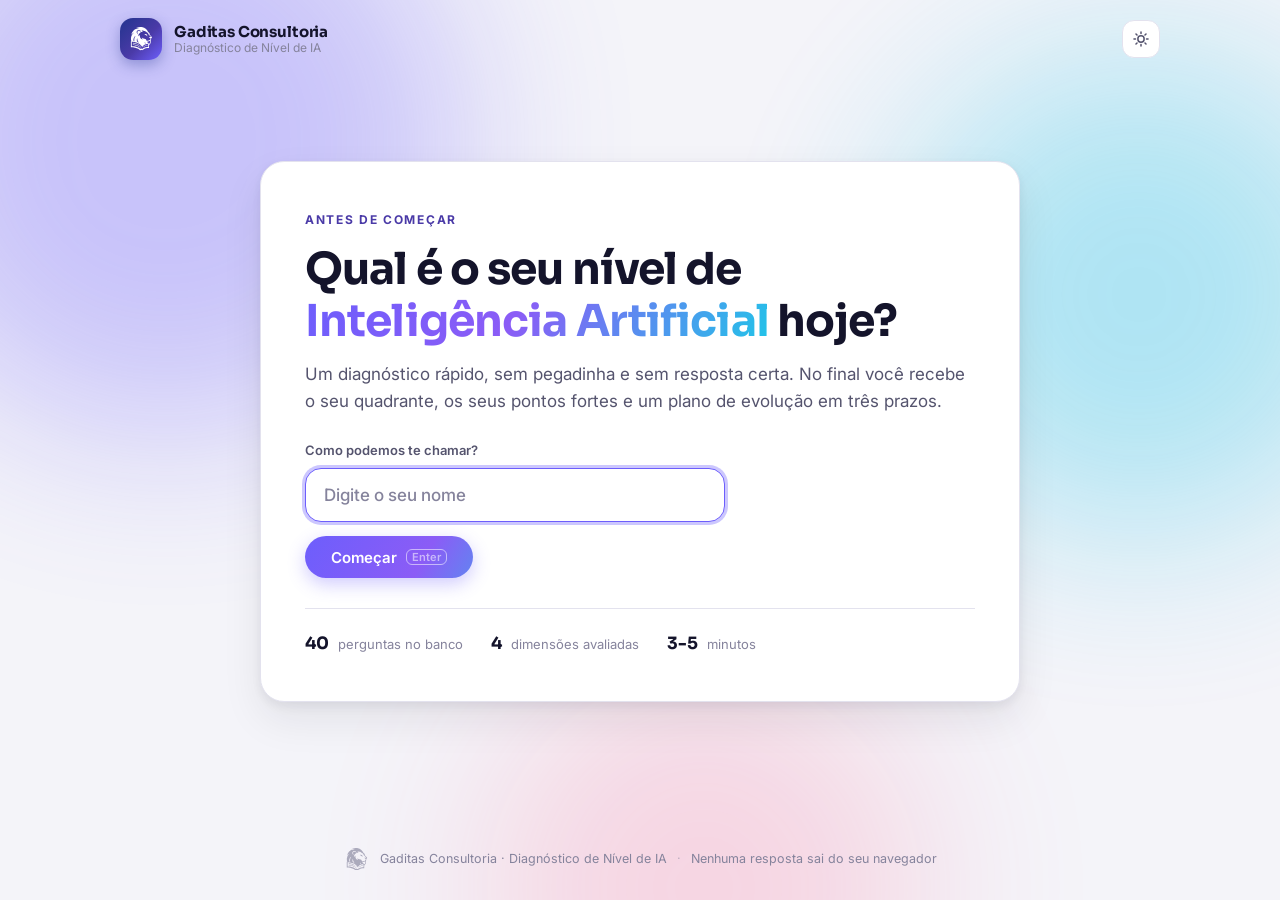
<file: index.html>
<!DOCTYPE html>
<html lang="pt-BR" data-palette="#2a78d6,#eb6834,#1baf7a,#eda100">
<head>
<meta charset="utf-8">
<meta name="viewport" content="width=device-width, initial-scale=1, viewport-fit=cover">
<title>Diagnóstico de Nível de IA</title>
<meta name="description" content="Descubra o seu nível de maturidade em Inteligência Artificial em até 5 minutos e receba um plano de evolução.">
<meta name="theme-color" content="#0f1024">
<meta property="og:title" content="Diagnóstico de Nível de IA">
<meta property="og:description" content="Em 5 minutos, descubra o seu quadrante de maturidade em IA e receba um roadmap de evolução.">
<meta property="og:type" content="website">
<link rel="icon" type="image/svg+xml" href="assets/img/favicon.svg">
<meta property="og:image" content="https://rodrigogadita.github.io/gaditasconsultoria-tools-teste-nivel-ia/assets/img/og.png">
<meta property="og:image:width" content="1200">
<meta property="og:image:height" content="630">
<meta property="og:url" content="https://rodrigogadita.github.io/gaditasconsultoria-tools-teste-nivel-ia/">
<meta name="twitter:card" content="summary_large_image">
<link rel="preconnect" href="https://fonts.googleapis.com">
<link rel="preconnect" href="https://fonts.gstatic.com" crossorigin>
<link href="https://fonts.googleapis.com/css2?family=Sora:wght@400;600;700&family=Inter:wght@400;500;600;700&display=swap" rel="stylesheet">
<link rel="stylesheet" href="assets/css/styles.css">
</head>
<body>

<a class="skip-link" href="#main">Pular para o conteúdo</a>

<div class="aurora" aria-hidden="true"><span></span><span></span><span></span></div>

<!-- traçado vetorial da logo Gaditas, reutilizado por <use> em vários tamanhos -->
<svg width="0" height="0" aria-hidden="true" focusable="false" style="position:absolute">
  <defs><path id="gaditas-mark" fill-rule="evenodd" d="M949 3a548 548 0 0 0-100.5 15c-2.2.4-7.6 1.7-12 3a369 369 0 0 1-20 5.4l-26 7.2L782 36l-10.5 3-21 6-30.5 9q-5 1.2-22.5 6.6c-2.7.8-6.6 2-8.5 2.4l-10 2.7c-6.1 1.7-6.5 2-6.5 4.8 0 3.4-3.6 2.7 28.5 6A523 523 0 0 1 783.5 91l8.5 2a448 448 0 0 1 18.5 4.5l23 6c2.9.9 5.9 1.5 6.8 1.5 1.8 0 9.7 7.5 9.7 9.3 0 1-4.6 1.2-21.2.9A530 530 0 0 0 677 133.7a566 566 0 0 0-53.5 18.3q-.8 1-2 1a476 476 0 0 0-92 49.2l-16 10.8-9 6.5a1018 1018 0 0 0-34.5 28 854 854 0 0 0-60.5 60.1 624 624 0 0 0-47.1 62.4L351 387.4c0 .3-1.3 2.4-2.9 4.8s-3.9 6.1-5 8.3l-4.3 7.5a483 483 0 0 0-17.1 32.5 464 464 0 0 0-18.2 39c-2 5-4.1 9.9-4.7 11s-1.4 3-1.8 4.4l-3 8.1a193 193 0 0 0-8 23l-2.5 7a573 573 0 0 0-18 72.5c-2 10.8-2.2 15.7-.9 16.2.6.2 2.8-2 5-5a538 538 0 0 1 100-104.5 579 579 0 0 1 42.9-29.2c8-5.1 39.3-21 41.4-21 1 0 2.3-.6 3-1.2q1.7-1.6 0 .8c-.8 1.1-6.1 6-11.9 10.8a545 545 0 0 0-45.8 42.1A571 571 0 0 0 304.6 639a1125 1125 0 0 0-21.2 42.7c-4.6 10.4-7 16.3-8.8 21l-6.2 16c-.8 1.9-1.4 4-1.4 4.8s-.6 3-1.4 4.7a669 669 0 0 0-27 116.8c-5 37.3-5 39.3-5 83 0 34.1.3 45.6 1.7 58a680 680 0 0 0 15.3 87.5 825 825 0 0 0 12 41.5c2.1 6 3.7 12 3.3 12.3a618 618 0 0 0-22 5.2c-3 .8-7.2 1.7-9.4 2s-4.8 1.4-5.7 2.2c-1.7 1.5-1.8 13.7-1.8 228.3 0 190.7.2 227 1.4 227.9.8.7 9 1.5 20.2 2.1 65.3 3.5 134.8 9.6 164.9 14.6a952 952 0 0 1 47.5 9l40.6 9c2.8.8 5.9 1.4 6.9 1.4s4.1.6 7 1.4c6.4 1.9 15.1 4 24 6.1a582 582 0 0 1 24 6l22.5 6 21.5 6 9.5 3a1311 1311 0 0 1 58.9 19.5c.6 0 2.5.6 4.3 1.4a284 284 0 0 0 15.3 6.1l7.5 3 7.5 3c1.6.8 8.6 3.7 15.5 6.5l17.5 7.5a1196 1196 0 0 1 112.3 59l20 12c7.4 4.4 33 22.3 75.9 53 22.5 16.2 23.4 16.7 29.3 16.7 5 0 8.2-1.6 14.5-7.4 4.3-4 18.4-13.3 25.4-16.8a108 108 0 0 1 57.2-10 87 87 0 0 1 48 22.2c2.6 2 5.2 3.8 5.9 3.8.6 0 6.4-4.7 12.8-10.4a472 472 0 0 1 24.2-20.4l8.5-7.1c7-5.8 28.3-21.3 41.5-30.2a812 812 0 0 1 54.5-33.3 711 711 0 0 1 82.5-37.6c3-1.2 6.8-2.5 8.5-3a120 120 0 0 0 13.5-4.5l9.5-3 10.5-3a622 622 0 0 1 120-21c14.5-1.4 26.6-1.6 55.5-1.2 36.5.4 49 1.2 73.3 4.4 7.5 1 12.7 1.2 13.2.7a5366 5366 0 0 0 0-212.3c-.5-1-1-4.6-1-7.8 0-5 .5-6.4 3.8-11 3.8-5.2 15.8-20.2 22.8-28.4l9.4-11.4c3-3.7 7.2-8.9 9.4-11.4 6.3-7.6 7-8.3 12.8-15.6l27.4-33.7a366 366 0 0 0 31.5-45.8 243 243 0 0 0 20.8-47 186 186 0 0 0 9.7-49c2.7-32.2-1.1-60.4-12.9-95.5a48 48 0 0 1 2.2-39.3c1-1.8 6.3-15 8.7-21.5l6-15.5c.8-1.8 1.4-4 1.4-4.7s.6-3 1.4-4.7a257 257 0 0 0 9-31.8c3.9-17.9 4.7-24.5 5.2-42 .5-20.4 1.8-32.2 4-39 3.2-9.6 8-17.3 15.4-25 6.7-7 18.9-17 20.5-17s16.8-12.5 20.9-17.2a43 43 0 0 0 10.6-26.6c0-6.8-2.3-16.4-5.2-21.3-4.1-7.2-9.6-14-20.8-26A3392 3392 0 0 0 1772.3 663c-47-47.3-55.5-56.5-60-65.5-6-11.6-5.8-10.8-5.5-40.5.4-33.6-.5-39-9.1-57-6.1-12.6-11-18.4-39.3-46.5-50.8-50.4-87.4-93.7-102.8-121.7-6.5-11.7-5.9-10.7-14.6-25.1l-7.5-12.5A807 807 0 0 0 1513 264a674 674 0 0 0-39-48.5 804 804 0 0 0-59.5-58 716 716 0 0 0-82-58.5l-5-3-4.5-2.7-8.5-4.8a788 788 0 0 0-88-41.8 678 678 0 0 1-24.3-9.3c-1.8-.8-4-1.4-4.7-1.4s-3-.6-4.7-1.4-6-2.2-9.3-3.2l-10-3A677 677 0 0 0 1055 5a847 847 0 0 0-106-2M805.5 250.7a145 145 0 0 0-64 27.2 165 165 0 0 0-36.1 40.6 215 215 0 0 0-12.9 26.5c-2.3 6.4-4.4 14.1-6.7 24.5-2.7 12.4-3 42.2-.4 54a152 152 0 0 0 7.6 26.6c0 2 12.3 26.4 16.8 33.4 5.2 8 15 21.1 20.1 27 4.5 5 22.2 22.8 28.1 28 7.9 7.2 19.1 16 31.9 25 11.4 8 12.4 8.6 14 7 1.5-1.4 1.3-2-1.8-8a92 92 0 0 0-6.5-10.7c-1.8-2.4-5-7.1-7.2-10.6l-8.4-13.7-3.2-5.5a697 697 0 0 1-16.3-32.5 286 286 0 0 1-10.8-29c-2.3-7-4.4-13.8-6.8-22.5-2.4-9-4.9-25.7-4.9-33.2 0-10.6 4-29.7 7.9-37.6a91 91 0 0 1 28.7-35.2 128 128 0 0 1 51-21.6 120 120 0 0 1 27.4-1.8c19.5 0 25.8.8 42.5 5A259 259 0 0 1 935 327c2.1 0 23.3 10.8 30 15.3a153 153 0 0 1 37.4 37c3 4.8 4.8 5.8 6.3 3.4.4-.7 3.6-3.4 7-6s7-5.7 7.8-7c2.3-3.2 1.8-7-1.6-14-4-8.1-4.4-8.8-11.3-18.7a210 210 0 0 0-92.6-71.5l-7.5-3c-1.6-.7-5.7-2-9-3l-10-3c-5.3-1.7-16.7-4-28.6-6a268 268 0 0 0-57.4.2m277 32.2c-1 1.8.6 3.6 5.6 6.6 10.6 6.3 22.6 14 41.9 27.3 20.4 14 52.9 42.5 51.7 45.4q-.6 1.6-8.4 2.7a588 588 0 0 0-114.8 29.8l-14.2 5.9-6.8 2.9c-3.6 1.5-35.4 17.2-37.5 18.5l-11 6.6a365 365 0 0 0-126.5 123.9 365 365 0 0 0-26.9 55.8c-.9 2-1.6 4.4-1.6 5.2s-.6 3-1.4 4.7a287 287 0 0 0-15.6 95.5c0 14.4.2 16.3 1.6 16.3 1 0 8.5-6.6 16.8-14.8a475 475 0 0 1 48.1-42.9 711 711 0 0 1 40-27.3 368 368 0 0 0 15.2-9.7q5.3-3.6 7.3-2.8c2.4.8 2.4 1.7.6 9.3-1.8 7-4 20.8-6.1 36.7-2.1 16.5-2 59.8 0 73.8 4 26.2 8.5 44.1 15.1 59.5a17 17 0 0 1 1.4 4.4c0 1.3 15 31.8 17.8 36l5.6 9a285 285 0 0 0 66.3 73 202 202 0 0 0 29.8 19.4q8.6 4.9 22.7 10.8c14.5 6.2 34.2 12 51.5 15.3 9.2 1.7 11.6 1.4 9.8-1.1a659 659 0 0 1-26.5-41.1 447 447 0 0 1-27-54.5l-3-8q-4.2-11.3-7.4-23l-2.8-10a15 15 0 0 1-.7-5.4c.4-1.6.8-1.5 3.9.8a773 773 0 0 0 42.8 29.9c2.3 1.5 6 3.7 8 4.8l6.7 4c4.1 2.5 46 23.2 51.5 25.4l7.5 3 7.5 3 7.5 3c1.7.7 5.7 2.2 9 3.3l8.5 3a711 711 0 0 0 50.8 14.6 765 765 0 0 0 63.2 12.3 92 92 0 0 1 52.6 28.8c5.5 6.3 9.5 12.6 37.3 58a308 308 0 0 1 32.7 67c1.2 3.8 3.8 4.2 11.9 2a626 626 0 0 1 23-6l11-2.9a2046 2046 0 0 0 47.5-12 691 691 0 0 0 22.8-6 3015 3015 0 0 0 57.2-15.1 265 265 0 0 0 54.9-20.6c7-3.5 23-16 30.7-24 7.6-7.8 17-20 22-28.4a239 239 0 0 0 24.4-59c1.2-3.9 2.4-8.3 2.7-9.8.7-3.7-2.1-10.2-6.6-15-2-2.2-13.5-11.4-25.6-20.5A1159 1159 0 0 1 1707 840c-4.1-3.1-23.2-18.2-48.5-38.3a68 68 0 0 1-10.3-9.2c-.4-1.6 22.7-1.3 88.3 1 22.5.8 50.6 1.5 62.4 1.7 28.6.2 28.5.4 10.4-18l-53.8-52.8c-134.5-131.3-138-134.9-141.5-142-1.7-3.3-3-6.6-3-7.3s-.6-3.3-1.4-6l-3-12.6a425 425 0 0 0-12.1-45.5c-8.3-22.7-16-33.3-33.7-46.3-2-1.5-4-2.7-4.2-2.7s-3.5-2-7.2-4.5l-6.9-4.5a2783 2783 0 0 1-64.5-43.8 3056 3056 0 0 0-74.8-49.4l-4.7-2.8-4-2.2a482 482 0 0 0-77.8-38l-26.7-9.4a579 579 0 0 0-122-23.9c-17.4-1.7-84.5-2.2-85.4-.6M1340.5 562l-12.3 2c-4 .5-8.2 1.5-9.2 2s-2.8 1-3.9 1a71 71 0 0 0-21.2 9.7q-1.4 1.3.7 1.9c2 .6 6.2 2.2 13.7 5a400 400 0 0 1 53.5 27.3l11 6.6 7.7 5 11 7.5c5.9 4 51.8 38.6 65.5 49.5 16.5 13 48.9 37.5 56.3 42.7a505 505 0 0 0 27.2 17.8c1.1 0 .3-2.5-3.5-10.6l-4-9c0-.4-1.4-3.5-9.2-20.4l-14.9-32.7c-1.6-3.5-2.9-6.5-2.9-6.8s-1.4-3.5-3.1-7.2l-10.8-23.6c-5-10.7-5.8-13.6-4-14 .8-.3 5.7-1.2 10.9-2.1 24.2-4.3 25.1-4.7 19.7-8.6a192 192 0 0 0-58.7-29 314 314 0 0 0-119.5-14m-749 152.1a198 198 0 0 0-37.3 22 220 220 0 0 0-47.2 50.3 696 696 0 0 0-23.7 36.5l-4.8 8.5a417 417 0 0 0-22.4 47l-4.7 11.3c-.8 1.8-1.4 4-1.4 4.7s-.6 3-1.4 4.7-2.2 6-3.1 9.3l-3.1 10.5a364 364 0 0 0-12.4 92.2c0 13.9 2 40.9 4 53.8 2.1 14.5 6.6 35.7 9 42.5 1.6 4.6 2 5.1 6.6 6.6 2.7 1 7.6 2.4 10.9 3.2l12 3c3.3 1 9.1 2.3 13 3.2l12 3c5.9 1.7 8.2 1.9 8.9.7.3-.5-.1-2.8-1-5.3a462 462 0 0 1-2.9-193c4.8-22.5 7.3-31.8 15.5-56.4a263 263 0 0 1 11.5-31.5 222 222 0 0 1 6.6-15.5c3.5-8 19.5-40.3 24-48.5a931 931 0 0 1 32.6-53.3c6.4-9.6 7.9-13 5.5-12.6-.4 0-3.4 1.5-6.7 3.1m136.6 182.3c-4.2 3.8-10 14.6-15.4 29a264 264 0 0 0-17.8 82.2c-2.3 34 2.6 75.4 13 110.8 3.4 11.1 10.5 26 17.5 36.5a141 141 0 0 0 30.6 30.6c4.1 2.7 15.4 9 25 13.7a317 317 0 0 1 35.7 20.4l17.8 12.1a176 176 0 0 1 25.6 20c5 4.5 6.2 5.2 7.4 4.2q1.4-1.2 1.5-2.2c0-1-9.8-16.1-15.5-23.8a1111 1111 0 0 1-40.2-60l-3.1-5c-1.3-2-2.8-4.4-3.3-5.5l-2.7-5a614 614 0 0 1-45.1-99 244 244 0 0 1-7.6-24.5 436 436 0 0 1-11.9-57c-3.1-23-4-33-4.5-56.4-.4-17-1-24-1.8-24.3-.6-.2-3 1.2-5.2 3.2m983.4 204.5a56 56 0 0 0-7.5 2 812 812 0 0 1-34 11.5l-13.5 4.5a119 119 0 0 0-13.5 4.5l-13.5 4.5a119 119 0 0 0-13.5 4.5l-13.5 4.5a119 119 0 0 0-13.5 4.5l-13.5 4.5-37.6 12.5c-32.1 10.6-37.4 12.6-38.2 14.8s4 8.2 11.5 14l11 8.8c5.4 4.5 28 22.6 32.2 25.8a443 443 0 0 1 45.5 42.5 279 279 0 0 1 47.5 71.6c4.2 9 6.3 10.7 10.5 8.6 1.6-.9 4.1-3 5.6-4.8s8.8-9.6 16.3-17.3a548 548 0 0 0 33.8-36.5 190 190 0 0 0 27.6-42 125 125 0 0 0 14.2-48.1 103 103 0 0 0-8.2-54.5l-4.7-9.4c-4.5-9.2-4.8-9.8-10.7-18.5-7.9-11.8-11.5-14-20.3-12.5m-1408.1 68.4a7 7 0 0 0-4.2 4.8c-.7 2.2-1 58.4-.9 173 .2 137.8.4 170 1.5 171 1 1 9.4 1.2 41.3 1 49-.5 80 1.1 122.9 6.3a1132 1132 0 0 1 123.5 22.5c1 0 4.1.6 7 1.4 4.7 1.4 8.1 2.3 23.8 6.2a807 807 0 0 1 42.7 11.8l20 6.1 19 6.3a1205 1205 0 0 1 58.6 21c1 .5 4 1.8 6.4 2.7l14.5 6c9.4 4 17.7 7.6 33 14.5a1710 1710 0 0 1 64.5 32.7c10.4 5.6 38.2 22 48.4 28.6l41.5 27.7c8.8 6.1 9.7 6.5 15 6.4 3.4 0 9.1-1.2 14.6-3 11.7-4 17-5.2 28.5-7a134 134 0 0 1 73.4 9.3c2.3.7 13.8 6.8 18.8 10q6.6 4.1 13 .7c1.8-1 11.1-7.6 20.7-14.8a789 789 0 0 1 76.1-50l7.5-4c6.8-4 40.5-20.8 51-25.6q14.4-6.7 24-10.3c7.3-2.7 13-5 15-5.8 3.2-1.4 10.7-4 14-4.8a573 573 0 0 1 45.3-13.5c18.4-4.6 19-4.8 39.7-9a836 836 0 0 1 55.5-8.6c5.2-.6 31.5-1.5 58.5-2s51-1.2 53.3-1.5a13 13 0 0 0 6.2-2.5c1.8-1.8 1.8-5 1.5-85.2-.3-87.5-.3-87.4-4.9-103.3-4-14.5-17.1-38-26.5-47.8a26 26 0 0 0-18.3-8.7c-4.8 0-14.2 1-38.8 4.1l-15.5 2a594 594 0 0 0-92 19.3c-3.3 1-7.5 2.4-9.3 3.2s-4 1.4-4.7 1.4-3 .6-4.7 1.4l-7.5 3a374 374 0 0 0-22.5 9 422 422 0 0 0-55.3 28.6 457 457 0 0 0-58.4 42.4 537 537 0 0 0-61.9 63.5 2042 2042 0 0 0-55 74c-1.3 1.8-2.8 2.9-3.2 2.4s-3-5-5.8-10.3c-19-36.5-18.7-36-28.6-52.3l-8.1-13.5a655 655 0 0 0-26.3-37.7c-13-17.2-15.3-20-32.3-38.9A521 521 0 0 0 934 1358a1058 1058 0 0 0-43.2-28.9 936 936 0 0 0-47.3-27.6 1073 1073 0 0 0-98.5-46 259 259 0 0 1-15-6l-7.8-3.2c-1.8-.8-3.7-1.4-4.3-1.4s-2.5-.6-4.2-1.3-4.8-2-6.7-2.6a3012 3012 0 0 0-57.5-18.6 1301 1301 0 0 0-152.5-35.9 1147 1147 0 0 0-156-17.6c-29.8-1.3-33.8-1.2-37.6.4m1004.6 9.8c0 .7 1.3 4 2.9 7.3l4.3 10c7.8 20.3 9 24 12.2 36.3a391 391 0 0 1 12.2 68c1 8.9 2.2 16.2 2.7 16.2s3.9-1.3 7.4-3c3.4-1.7 6.9-3 7.6-3q1.2 0 2.3-.9c.5-.5 5-2.6 9.9-4.6 10.6-4.4 15-6.3 18.7-8.2 1.4-.7 3.3-1.3 4.1-1.3q1.4-.1 2-1.4c.6-1.5-11.6-26.3-18.2-37.1a334 334 0 0 0-53-66.7c-11.7-12-15.1-14.6-15.1-11.6m-926.4 72.4c-.3.9-.6 11.1-.6 22.9 0 16 .3 21.5 1.3 22.3a20 20 0 0 0 6.7 1.7l15.5 2 22.5 3a2162 2162 0 0 1 44 6 1274 1274 0 0 1 135.3 25.4c1 .1 4 .8 6.6 1.6s7.5 2.2 11.1 3l11.5 3.1 10 2.8a1239 1239 0 0 1 64.8 21.2l7.7 2.9c9.5 3.5 17.2 6.7 22.2 9.2 1.4.7 3.1 1.3 3.7 1.3s4.1 1.4 7.8 3.1l10.8 5c17.9 8 40.6 19 54 26.3 16.4 8.9 18 9.8 37.3 21.5l16 9.6c2.3 1.3 23 15.4 31.2 21.1a674 674 0 0 1 139.3 134.7c5.3 6.8 13.6 18.8 15.2 21.8 1 2 3.5 2.7 3.5 1 0-.5-.7-2.2-1.5-3.8l-9.5-19.3-9-18-4.6-8c-6.5-11.5-24-37.2-33.5-49a530 530 0 0 0-54.5-59 739 739 0 0 0-93.9-73.7 1092 1092 0 0 0-45-26.7 1026 1026 0 0 0-62-30.2c-5.2-2.3-9-3.8-14.5-6-2.5-.9-5.9-2.2-7.5-3l-7.5-3c-2.5-.8-6-2.2-7.8-3s-4.1-1.4-5.2-1.4c-1 0-2.1-.4-2.5-1-.3-.4-2-1.2-3.8-1.6a663 663 0 0 0-43.7-13.8c-12-3.5-21.2-6-34.5-9.3l-12-3a1059 1059 0 0 0-51-11.8l-27.5-6-29-6-14.5-3c-3.3-.8-9.8-2.1-14.5-3l-14.5-3c-16.6-3.8-41-6.9-62.6-8-9.1-.4-10.8-.2-11.3 1.1m-4.2 126.8c-.3.8-.4 10.2-.2 21 .3 19.5.3 19.6 2.9 22.1 3.4 3.5 7.3 4.2 26.4 5.5 69.7 4.6 86.3 6.3 112 11.5a1687 1687 0 0 1 166.5 42 878 878 0 0 0 29 9.6 819 819 0 0 1 144.5 66.9l6 3.7 4 2.3a723 723 0 0 1 104.2 78.1c2.8 2.4 15.4 14.8 28 27.4 12.4 12.7 24 23.8 25.6 24.8s3.9 1.7 5 1.5c3.9-.5 3-4-3-11.3l-13-16.5a520 520 0 0 0-56.3-65.2 521 521 0 0 0-49.4-45.3 778 778 0 0 0-36.1-27.9 751 751 0 0 0-67-42.1c-3.3-2-13.4-7.2-22.5-11.6a451 451 0 0 0-33.5-15.5c-7-3-10.9-4.6-23-9.1l-7-2.7-13.5-4.5-14-4.6a1437 1437 0 0 0-62.7-18c-13.5-3.3-19-4.8-23.2-6.1-2.5-.8-5.3-1.4-6.4-1.4s-4.3-.6-7.1-1.4a402 402 0 0 0-22.1-5.6l-9-2-9-2a890 890 0 0 0-37-8.5 568 568 0 0 0-76.5-12l-27-3c-15.5-2-34.9-2-35.6 0m1132.1 48.1c-17 2-33.9 4.3-42 6a355 355 0 0 0-37.6 9c-2.6.7-5.4 1.4-6.2 1.4-1 0-3.1.6-5 1.4-1.7.7-5.7 2-8.7 3a169 169 0 0 0-16.7 6 475 475 0 0 0-46.3 20.7c-2.5 1.3-7.8 4.2-11.8 6.6l-7.7 4.3c-.3 0-6 3.6-18.5 11.9a537 537 0 0 0-40 30.4c-14 12-44.2 42.4-56.1 56.7-15.8 18.9-40.6 52.6-39.5 53.7.4.4 37.7-33.4 41.6-37.7 4.7-5 36.7-32.2 48.5-41.1a673 673 0 0 1 29.7-20.4l20-12a1437 1437 0 0 1 41-20.4c3.8-1.7 7.3-3.1 7.9-3.1s2.3-.6 3.7-1.4 4.7-2.2 7.2-3l7.8-3.2c1.8-.8 4-1.4 4.7-1.4s3-.6 4.7-1.4c7-2.9 30.7-9.2 45.3-12 18.3-3.5 30.9-5.5 57-9l20-3.1c4.4-.8 11-1.6 14.8-1.8 3.8-.3 7.8-1.2 9.2-2 2.4-1.7 2.4-1.8 2.7-19.4.2-9.8.1-18.4 0-19-.5-1.7-13.6-1.5-29.7.3M23.4 1917 .3 1939.5l-.2 86-.1 85.8 22.7 22.9 22.7 22.8 121-.2 121.1-.3.3-76.5c.1-42 0-77.5-.3-78.8l-.5-2.2-70.3.2-70.2.3-.5 25c-.3 13.8-.3 25.6-.1 26.3.2 1 8 1.2 34.1 1.2 18.6 0 34.5.3 35.4.6 1.4.5 1.6 3.5 1.6 22.4 0 19-.2 21.9-1.6 22.4-2.7 1-142.2.7-142.9-.4-.9-1.4-.6-142.5.3-142.8l98-.5 97.3-.2 6-6.2 6-6.1-.3-22.9-.3-22.8-116.5-.5-116.5-.5zm471.6-22-77.4.5-.8 3a4107 4107 0 0 0-17.3 58l-3 10-3 10-6.2 21-3 10-5.8 19-3 10-3 10-3 10-12 40.5a115 115 0 0 0-3 10 759 759 0 0 0-9 30 404 404 0 0 0-5.2 17.8l-.5 2.2h35.1c27.3 0 35.2-.3 35.5-1.2a676 676 0 0 1 8.1-27.3 1149 1149 0 0 1 9.3-30.2l1.5-4.3h67.2c53.7 0 67.5.3 68.3 1.3.6.7 1.6 3 2.1 5.2 1.2 4.8 3.6 12.9 5 17l4.1 13.5 4.6 14.5c.8 2.3 1.4 5 1.4 6.2s.7 2.9 1.6 3.7c1.4 1.4 5.7 1.6 35.7 1.4 39-.3 35.4.8 32.2-9.8l-15-49.7-18-60.3-18-60-9-29.7-12-40.7c-1.8-6-4.7-12-6-12zm697 0c-1 .6-1.5 56.4-.5 58 .4.7 17.7 1 53 1 47.2 0 52.3.2 53 1.6.2 1 .5 46.2.5 100.7s.3 99.4.8 99.9 16.1.7 34.8.6l33.9-.3.3-100.5c.1-55.2.6-100.8 1-101.2s21.9-1 47.6-1l46.7-.3 6.5-6.6 6.4-6.7V1919c0-11.8-.4-22-.8-22.6-.6-1-30.7-1.3-141.6-1.5-77.4-.2-141.2 0-141.7.2m455.1 0-77.4.5-.8 3a4107 4107 0 0 0-17.3 58l-3 10-3 10-6.2 21-3 10-5.8 19-3 10-3 10-3 10-12 40.5a115 115 0 0 0-3 10 115 115 0 0 0-3 10 115 115 0 0 0-3 10 115 115 0 0 0-3 10 404 404 0 0 0-5.2 17.8l-.5 2.2h35.1c27.3 0 35.2-.3 35.5-1.2a676 676 0 0 1 8.1-27.3 1149 1149 0 0 1 9.3-30.2l1.5-4.3h67.2c53.7 0 67.5.3 68.3 1.3.6.7 1.5 3 2.1 5.2 1.2 4.8 3.6 12.9 5 17l4.1 13.5 4.6 14.5c.8 2.3 1.4 5 1.4 6.2s.7 2.9 1.6 3.7c1.4 1.4 5.7 1.6 35.7 1.4 39-.3 35.4.8 32.2-9.8l-6-19.5-3-10-3-10-6-20.5-12-40a115 115 0 0 1-3-10l-18-60-9-29.7-12-40.7c-1.8-6-4.7-12-6-12zm236.8 22-22.8 22.4v68.9l22.3 21.8 22.2 21.8h76.7c42.1 0 77.3.4 78.2.7 1.4.5 1.6 3.5 1.6 22.4 0 19-.2 21.9-1.6 22.4-.9.3-43.3.6-94.3.6h-92.7l-6.1 6.3-6.2 6.2-.2 22.2c0 12.2.2 22.6.6 23.2.4.8 33.9 1.1 113.3 1h112.7l22.8-22.6 22.7-22.7-.1-34-.2-34.1-22.7-22.2-22.6-22.3h-77.2c-54 0-77.3-.3-77.7-1-1-1.6-.6-43.4.3-43.8l90.6-.5 89.7-.2 6-6.2 6-6.1-.3-22.9-.3-22.8-109-.5-109-.5zm-1175 107.8c-.2 72.7 0 130.2.6 131 .7 1 26.4 1.2 123 1.2h122l22.3-22.2 22.3-22.3v-173l-22.3-22.3-22.2-22.2H709zm357 0c-.2 73.9 0 130.2.6 131 .7 1 8.5 1.2 35.5 1l34.6-.3.3-128.5c.1-70.7 0-129.5-.3-130.7l-.5-2.3h-70zM472 1954.5c-1 1.2-3.1 7-5.3 14.5l-4.7 15-7.5 24-3 9.5c-4.3 14.3-4.8 16-5.6 17.7-2.5 5-4.7 4.8 51.1 4.8 50.8 0 52 0 52-2q0-1.7-1-2.5c-.4-.3-1.2-2-1.5-3.8s-2-7.2-3.6-12.2a723 723 0 0 1-7.4-23.5l-2.9-9c-6.3-21.3-10.3-33-11.5-33l-24.4-.3c-15-.1-24.2.2-24.7.8m309-.5c-1 .7-1.5 141.5-.5 143 .7 1 144.2 1.4 147 .4 1.3-.6 1.5-7.8 1.5-71.5 0-55.9-.3-71-1.2-71.4-1.8-.7-145.8-1.1-146.9-.5m843.1.5c-1 1.2-3.1 7-5.3 14.5l-4.7 15-7.5 24-3 9.5c-4.3 14.3-4.8 16-5.6 17.7-2.5 5-4.7 4.8 51.1 4.8 50.8 0 52 0 52-2q0-1.7-1-2.5c-.4-.3-1.2-2-1.5-3.8s-2-7.2-3.6-12.2a723 723 0 0 1-7.4-23.5l-2.9-9c-6.3-21.3-10.3-33-11.5-33l-24.4-.3c-15-.1-24.2.2-24.7.8m-1074 282c-.6.5-1 26.1-1 65.7v64.8h15l.2-50.7v-53.5c-.1-1.5.2-3 .8-3.3 1-.6 13.8 10.9 40 35.5 8 7.5 17.4 16.3 21 19.5s10.8 9.9 16 15a1447 1447 0 0 0 36.4 33.8c3.6 3.4 4.4 3.7 9.8 3.7h5.8v-131h-15l-.2 53.3c-.2 38.9-.6 53.2-1.4 53.2s-7.2-5.7-14.5-12.6a3168 3168 0 0 0-42.4-39.4l-21-19.5-21-19.7c-7.3-6.8-14-13-15.1-13.7-2.3-1.7-12.1-2.5-13.5-1.2m345 0c-.5.6-.9 22.2-.9 54.4v53.4l11.5 11.4 11.4 11.4h51c28.1 0 51.1-.4 51.1-.9s4.5-5.2 10-10.7l10-9.8V2236h-15v105.3l-6.3 6.4-6.4 6.3h-88.5l-6.7-6.4-6.6-6.5-.3-52.5-.3-52.4-6.5-.4c-3.6-.2-7 .1-7.5.6m177 0c-.5.6-.9 26.4-.9 65.8v64.8h124.8l.8-2.7c.7-2.5.8-5 .5-9 0-1-11.7-1.3-54.6-1.3-52.8 0-54.5 0-55.5-2a696 696 0 0 1-1-58.8v-57l-6.6-.4c-3.6-.1-7 .1-7.5.6m474 0c-.5.6-.9 26.2-.9 65.8v64.8h15v-21c0-17.6.2-21.1 1.6-22.4 1.3-1.4 6.1-1.6 37.1-1.6h35.6l7.6 7.8a1316 1316 0 0 1 30.3 32.4c1.5 1.7 2.8 3.4 2.8 4 0 .4 4 .8 9 .8s9-.3 9-.7c0-.8-13.6-15.8-25.2-27.8-10.6-11-13.1-14.2-12.3-15.5.3-.6 3.5-1 7-.9l6.5.2 10.5-10.6 10.5-10.6v-43.6l-10.8-10.8-10.7-10.7-60.8-.2c-37.4-.2-61.2 0-61.7.6m180 0c-.6.6-1 26.4-1 65.8v64.8h15v-130.8l-6.6-.4c-3.6-.1-7 .1-7.5.6m87.1-.4c-1.1.8-4 6.7-4 8.4 0 .8-.6 3-1.4 4.8-1.7 4.2-3.5 9.4-4.6 13.3l-1.9 6c-1 3-30.2 91.8-31.5 96.3-.7 2.2-.6 2.2 7.3 2.2 6.5 0 8.1-.3 8.1-1.5 0-1.9 9.8-31.2 11.6-34.7l1.4-2.7h48.8c38-.1 49.1.2 50.3 1.1.9.7 4.3 9.5 7.5 19.5l5.9 18.3h7.8c4.3 0 7.7-.4 7.7-1s-.6-2.4-1.4-4.2-9.6-28.3-19.6-58.8l-20-61-1.8-5.5-34.7-.5c-19-.3-35-.3-35.5 0m-1594.8 11.3-11.2 11.4v85.5l11.5 11.4 11.4 11.4h55.6c46.5 0 55.5-.2 55.5-1.4a4 4 0 0 1 1.3-2.5q1.4-1 .8-4.8l-.6-3.8-53.8-.5-53.7-.5-6.2-6.3-6.3-6.2-.3-39.1-.3-39.2 6.9-6.8 6.9-6.9h52c59.1 0 55.3.6 55.3-8.3v-4.7H229.4zm165 0-11.2 11.4v85.5l11.5 11.4 11.4 11.4h51c28.1 0 51.1-.4 51.1-.9s4.5-5.2 10-10.7l10-9.8v-88.1l-10.8-10.8-10.7-10.7H394.4zm357 0-11.2 11.4v25.8l11.3 11.3 11.2 11.2h84.8l6.9 6.8 6.8 6.9v20l-5.5 5.6c-3 3.1-6.3 6-7.4 6.6-1.3.7-19.4 1.1-53.5 1.1h-51.5l-1.5 2.2c-.9 1.2-1.6 4.2-1.6 6.5v4.3h113.7l11.1-11.2 11.2-11.3v-27l-11.3-11.3-11.2-11.2H757l-6.5-6.7-6.5-6.7v-18.9l6.8-6.9 6.9-6.8h50c56.9 0 53.3.6 53.3-8.3v-4.7H751.4zm462.8-4.8v6.5l31.3.2 31.2.3.3 58.8.2 58.7h15v-58c0-56.2 0-58 2-59 1.1-.6 12.6-1 30.3-1 32.5 0 31.7.2 31.7-8.3v-4.7h-142zm176.2 4.8-11.2 11.4v85.5l11.5 11.4 11.4 11.4h51c28.1 0 51.1-.4 51.1-.9s4.5-5.2 10-10.7l10-9.8v-88.1l-10.8-10.8-10.7-10.7h-101.1zm-985.4 8.6-6.9 6.8.3 39.2.3 39.2 6.6 6.5 6.7 6.4h88.5l6.4-6.4 6.4-6.3-.3-40.2-.3-40.2-6.1-6-6.2-5.9h-88.5zm996 0-6.8 6.8.3 39.2.3 39.2 6.6 6.5 6.7 6.4h88.5l6.4-6.4 6.4-6.3-.3-40.2-.3-40.2-6.2-6-6.1-5.9h-88.5zm172-5.6c-1.6 1.1-1.7 3.7-1.5 30.2l.3 29 51.5.3 51.6.2 5.4-5.5 5.5-5.6v-38l-6.2-6-6.1-5.9h-49.4c-38.2 0-49.8.3-51.1 1.3m262.5-.5c-1.2.8-4.5 8.7-6.2 14.7a120 120 0 0 1-4.5 13.5l-4.6 13.5c-.9 3.2-6.1 17.8-7.3 20.7q-.7 1.7-.1 2.8c.4.7 15.5 1 46.2 1h45.5l-.5-3.2c-.2-1.8-1-4.9-1.7-6.8l-7-20.5c-1.5-5-11.7-34.2-12.4-35.4a282 282 0 0 0-47.4-.3"/></defs>
</svg>

<header class="topbar">
  <div class="brand">
    <span class="brand-mark" aria-hidden="true">
      <svg class="brand-emblem" viewBox="0 0 2133 1846"><use href="#gaditas-mark"/></svg>
    </span>
    <span class="brand-text">
      <strong>Gaditas Consultoria</strong>
      <small>Diagnóstico de Nível de IA</small>
    </span>
  </div>
  <div class="topbar-actions">
    <button id="btn-restart-top" class="ghost-btn is-hidden" type="button">Recomeçar</button>
    <button id="btn-theme" class="icon-btn" type="button" aria-label="Alternar tema claro e escuro" title="Alternar tema (T)">
      <svg class="ico-sun" viewBox="0 0 24 24" width="18" height="18" fill="none" stroke="currentColor" stroke-width="2" stroke-linecap="round"><circle cx="12" cy="12" r="4.2"/><path d="M12 2.6v2M12 19.4v2M2.6 12h2M19.4 12h2M5.3 5.3l1.4 1.4M17.3 17.3l1.4 1.4M18.7 5.3l-1.4 1.4M6.7 17.3l-1.4 1.4"/></svg>
      <svg class="ico-moon" viewBox="0 0 24 24" width="18" height="18" fill="none" stroke="currentColor" stroke-width="2" stroke-linecap="round" stroke-linejoin="round"><path d="M20 14.5A8.2 8.2 0 0 1 9.5 4 8.3 8.3 0 1 0 20 14.5Z"/></svg>
    </button>
  </div>
</header>

<main id="main">

  <!-- ============================ BOAS-VINDAS ============================ -->
  <section class="screen is-active" id="screen-welcome" aria-labelledby="welcome-title">
    <div class="card card-hero">
      <span class="eyebrow">Antes de começar</span>
      <h1 id="welcome-title">Qual é o seu nível de <span class="grad">Inteligência Artificial</span> hoje?</h1>
      <p class="lead">Um diagnóstico rápido, sem pegadinha e sem resposta certa. No final você recebe o seu quadrante, os seus pontos fortes e um plano de evolução em três prazos.</p>

      <form id="form-name" novalidate>
        <label class="field">
          <span class="field-label">Como podemos te chamar?</span>
          <input id="input-name" type="text" autocomplete="given-name" maxlength="40" placeholder="Digite o seu nome" required spellcheck="false">
        </label>
        <p class="field-error" id="name-error" hidden>Digite o seu nome para continuar.</p>
        <button class="primary-btn" type="submit">Começar <kbd>Enter</kbd></button>
      </form>

      <ul class="hero-facts">
        <li><b>40</b> perguntas no banco</li>
        <li><b>4</b> dimensões avaliadas</li>
        <li><b>3-5</b> minutos</li>
      </ul>
    </div>
  </section>

  <!-- ============================== MODO ================================ -->
  <section class="screen" id="screen-mode" aria-labelledby="mode-title" hidden>
    <div class="card">
      <span class="eyebrow" id="mode-greeting">Prazer!</span>
      <h2 id="mode-title">Como você quer fazer o diagnóstico?</h2>
      <p class="lead">As perguntas são sorteadas do banco a cada rodada, sempre com o mesmo número de perguntas por dimensão. Duas pessoas nunca respondem exatamente o mesmo teste.</p>

      <div class="mode-grid" role="radiogroup" aria-labelledby="mode-title">
        <button class="mode-card" type="button" role="radio" aria-checked="false" data-mode="20">
          <span class="mode-key">1</span>
          <span class="mode-badge">Recomendado</span>
          <h3>Diagnóstico robusto</h3>
          <p class="mode-meta">20 perguntas · ~5 minutos</p>
          <p class="mode-desc">5 perguntas de cada dimensão. Resultado mais preciso e roadmap detalhado.</p>
        </button>
        <button class="mode-card" type="button" role="radio" aria-checked="false" data-mode="10">
          <span class="mode-key">2</span>
          <h3>Diagnóstico rápido</h3>
          <p class="mode-meta">10 perguntas · ~3 minutos</p>
          <p class="mode-desc">Uma leitura enxuta do seu quadrante, para quando o tempo é curto.</p>
        </button>
      </div>
      <p class="hint">Use <kbd>1</kbd> <kbd>2</kbd> ou as setas e <kbd>Enter</kbd>.</p>
    </div>
  </section>

  <!-- ============================== QUIZ ================================ -->
  <section class="screen" id="screen-quiz" aria-labelledby="question-text" hidden>
    <div class="card card-quiz">
      <div class="progress-head">
        <span id="progress-label">Pergunta 1 de 20</span>
        <span id="progress-pct">5%</span>
      </div>
      <div class="progress-track"><div class="progress-fill" id="progress-fill" role="progressbar" aria-valuemin="0" aria-valuemax="100" aria-valuenow="0"></div></div>
      <div class="progress-dots" id="progress-dots" aria-hidden="true"></div>

      <p class="q-dim" id="question-dim">Conhecimento</p>
      <h2 class="q-text" id="question-text"></h2>
      <p class="q-scale">1 = Discordo totalmente <span>|</span> 5 = Concordo totalmente</p>

      <div class="scale" id="scale" role="radiogroup" aria-labelledby="question-text"></div>

      <div class="quiz-nav">
        <button class="ghost-btn" id="btn-back" type="button">← Voltar</button>
        <button class="primary-btn" id="btn-next" type="button" disabled>Avançar →</button>
      </div>
      <p class="hint center">Não existe certo ou errado, apenas a sua percepção atual. Teclas <kbd>1</kbd>–<kbd>5</kbd> respondem.</p>
    </div>
  </section>

  <!-- ============================= REVISÃO ============================== -->
  <section class="screen" id="screen-review" aria-labelledby="review-title" hidden>
    <div class="card">
      <span class="eyebrow">Quase lá</span>
      <h2 id="review-title">Revisão das suas respostas</h2>
      <p class="lead">Clique em qualquer nota para ajustar antes de finalizar.</p>
      <ol class="review-list" id="review-list"></ol>
      <div class="quiz-nav">
        <button class="ghost-btn" id="btn-review-back" type="button">← Voltar às perguntas</button>
        <button class="primary-btn" id="btn-finish" type="button">Finalizar diagnóstico <kbd>Enter</kbd></button>
      </div>
    </div>
  </section>

  <!-- ============================ RESULTADO ============================= -->
  <section class="screen" id="screen-result" aria-labelledby="result-title" hidden>

    <div class="card result-hero">
      <div class="result-hero-text">
        <span class="eyebrow" id="result-name">Resultado</span>
        <h2 id="result-title">Construtor Avançado</h2>
        <p class="result-tagline" id="result-tagline"></p>
        <p class="result-summary" id="result-summary"></p>
        <div class="result-actions">
          <button class="whats-btn" id="btn-whats" type="button">
            <svg viewBox="0 0 24 24" width="18" height="18" fill="currentColor" aria-hidden="true"><path d="M17.5 14.4c-.3-.1-1.7-.9-2-1-.3-.1-.5-.1-.7.1-.2.3-.7 1-.9 1.2-.2.2-.3.2-.6.1-.3-.2-1.2-.5-2.3-1.4-.9-.8-1.4-1.7-1.6-2-.2-.3 0-.5.1-.6l.5-.5c.1-.2.2-.3.3-.5 0-.2 0-.4 0-.5 0-.2-.7-1.6-.9-2.2-.2-.6-.5-.5-.7-.5h-.6c-.2 0-.5.1-.8.4-.3.3-1 1-1 2.5s1.1 2.9 1.2 3.1c.2.2 2.1 3.2 5.1 4.5.7.3 1.3.5 1.7.6.7.2 1.4.2 1.9.1.6-.1 1.7-.7 2-1.4.2-.7.2-1.3.2-1.4-.1-.2-.3-.2-.6-.4M12 2a10 10 0 0 0-8.6 15L2 22l5.2-1.4A10 10 0 1 0 12 2m0 18.2c-1.6 0-3.2-.4-4.5-1.2l-.3-.2-3.1.8.8-3-.2-.3A8.2 8.2 0 1 1 12 20.2"/></svg>
            Enviar no WhatsApp
          </button>
          <button class="primary-btn" id="btn-pdf" type="button">Baixar PDF</button>
          <button class="ghost-btn" id="btn-png" type="button">Baixar imagem</button>
          <button class="ghost-btn" id="btn-copy" type="button">Copiar resumo</button>
          <button class="ghost-btn" id="btn-restart" type="button">Refazer</button>
        </div>
      </div>
      <div class="result-hero-score">
        <div class="score-ring" id="score-ring">
          <svg viewBox="0 0 120 120" aria-hidden="true">
            <defs>
              <linearGradient id="ringGrad" x1="0" y1="0" x2="1" y2="1">
                <stop offset="0" stop-color="#6d5efc"></stop>
                <stop offset="0.55" stop-color="#8b5cf6"></stop>
                <stop offset="1" stop-color="#20c5e8"></stop>
              </linearGradient>
            </defs>
            <circle class="ring-bg" cx="60" cy="60" r="52"></circle>
            <circle class="ring-fg" cx="60" cy="60" r="52" id="ring-fg"></circle>
          </svg>
          <div class="score-ring-inner">
            <strong id="score-value">0.0</strong>
            <span>de 5</span>
          </div>
        </div>
        <p class="score-band" id="score-band">Nível</p>
      </div>
    </div>

    <div class="card">
      <h3 class="chart-title">Seu lugar no mapa</h3>
      <p class="chart-sub" id="quadrant-caption">Eixo horizontal: o quanto você sabe. Eixo vertical: usar ou criar.</p>
      <div class="chart-wrap" id="quadrant-wrap"></div>
    </div>

    <div class="card">
      <h3 class="chart-title">As quatro dimensões</h3>
      <p class="chart-sub">Média das suas respostas em cada dimensão, de 1 a 5.</p>
      <div class="dual-chart">
        <div class="chart-wrap" id="radar-wrap"></div>
        <div class="bars" id="dim-bars"></div>
      </div>
      <button class="link-btn" id="btn-table" type="button" aria-expanded="false">Ver como tabela</button>
      <div class="table-wrap" id="table-wrap" hidden></div>
    </div>

    <div class="card-row">
      <div class="card">
        <h3 class="chart-title">Seus destaques</h3>
        <ul class="tick-list" id="list-highlights"></ul>
      </div>
      <div class="card">
        <h3 class="chart-title">Pontos de atenção</h3>
        <ul class="tick-list warn" id="list-gaps"></ul>
      </div>
    </div>

    <div class="card">
      <h3 class="chart-title">Roadmap de evolução</h3>
      <ol class="roadmap" id="roadmap"></ol>
    </div>

    <div class="card card-next">
      <h3 class="chart-title">Próximos passos</h3>
      <ul class="next-list" id="next-steps"></ul>
      <p class="hint">Escolha um. Um só, e faça esta semana.</p>
    </div>

  </section>
</main>

<footer class="site-footer">
  <svg class="footer-logo" viewBox="0 0 2133 1846" role="img" aria-label="Gaditas Consultoria"><use href="#gaditas-mark"/></svg>
  <span>Gaditas Consultoria · Diagnóstico de Nível de IA</span>
  <span class="dot">·</span>
  <span>Nenhuma resposta sai do seu navegador</span>
</footer>

<div class="toast-stack" id="toast-stack" aria-live="polite" aria-atomic="false"></div>

<!-- jsPDF 2.5.2 (MIT) servido localmente: o PDF funciona sem depender de CDN -->
<script src="assets/vendor/jspdf.umd.min.js" defer></script>
<script src="assets/js/data.js"></script>
<script src="assets/js/charts.js"></script>
<script src="assets/js/logo.js"></script>
<script src="assets/js/report.js"></script>
<script src="assets/js/app.js"></script>
</body>
</html>
</file>
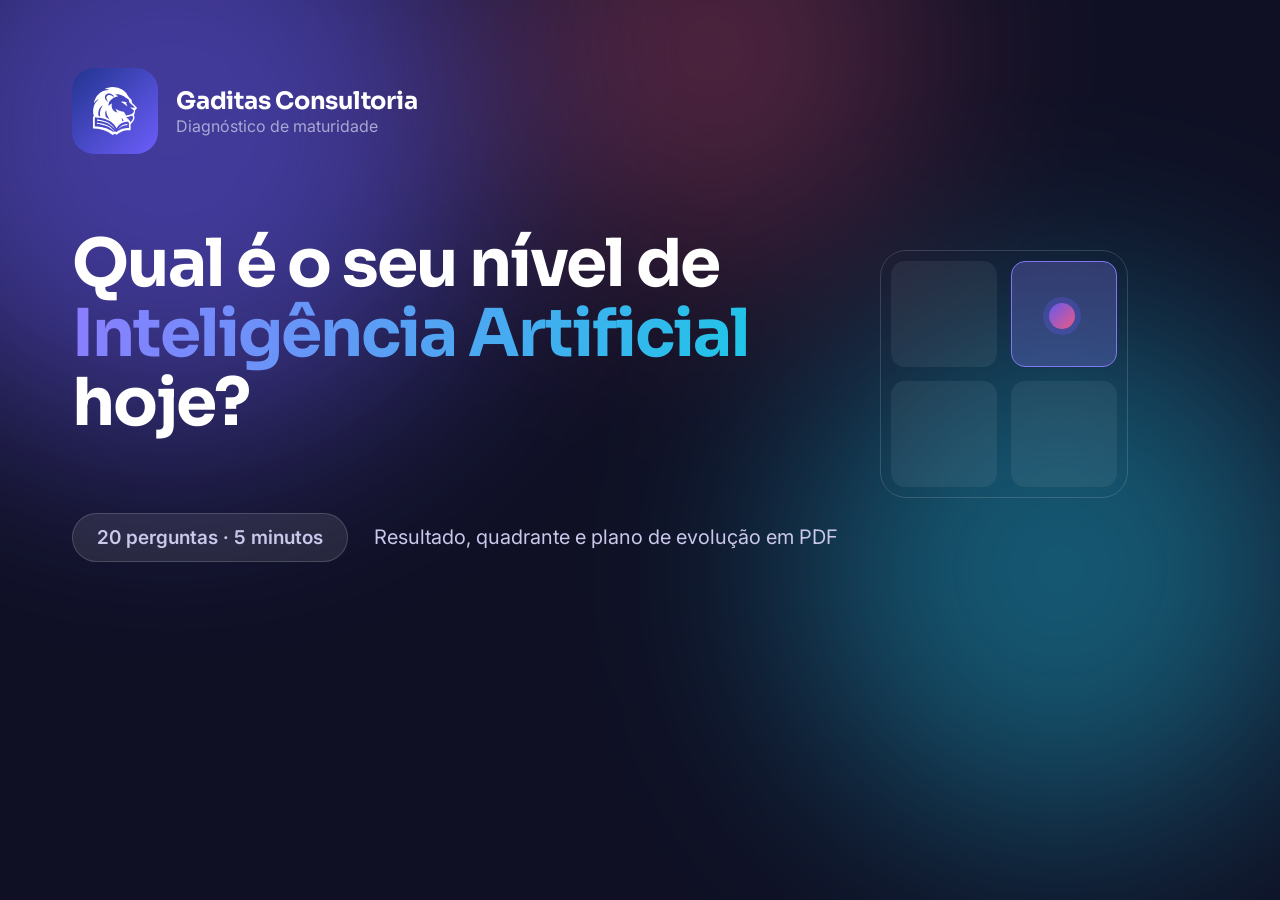
<file: tools/og-template.html>
<!doctype html>
<html lang="pt-BR"><head><meta charset="utf-8">
<link href="https://fonts.googleapis.com/css2?family=Sora:wght@400;600;700&family=Inter:wght@400;500;600&display=swap" rel="stylesheet">
<style>
  * { box-sizing: border-box; margin: 0; }
  body { width: 1200px; height: 630px; overflow: hidden; font-family: Inter, sans-serif;
         background: #0f1024; color: #fff; position: relative; }
  .glow { position: absolute; border-radius: 50%; filter: blur(110px); }
  .g1 { width: 620px; height: 620px; background: #6d5efc; opacity: .55; left: -140px; top: -180px; }
  .g2 { width: 520px; height: 520px; background: #20c5e8; opacity: .4; right: -120px; bottom: -200px; }
  .g3 { width: 420px; height: 420px; background: #ff5c8a; opacity: .28; right: 280px; top: -160px; }
  .wrap { position: relative; padding: 68px 72px; height: 100%; display: flex; flex-direction: column; justify-content: space-between; }
  .top { display: flex; align-items: center; gap: 18px; }
  .tile { width: 86px; height: 86px; border-radius: 22px; display: grid; place-items: center;
          background: linear-gradient(135deg, #22348e, #6d5efc); }
  .tile svg { width: 50px; fill: #fff; }
  .brand b { font-family: Sora; font-size: 24px; letter-spacing: -.01em; display: block; }
  .brand span { font-size: 16px; color: #a9a7d4; }
  h1 { font-family: Sora; font-size: 66px; line-height: 1.06; letter-spacing: -.03em; max-width: 720px; }
  h1 em { font-style: normal; background: linear-gradient(100deg, #8b7dff, #20c5e8);
          -webkit-background-clip: text; -webkit-text-fill-color: transparent; }
  .foot { display: flex; align-items: center; gap: 26px; font-size: 20px; color: #c9c7ea; }
  .pill { padding: 12px 24px; border-radius: 999px; background: rgba(255,255,255,.09);
          border: 1px solid rgba(255,255,255,.16); font-weight: 600; font-size: 19px; }
  .quad { position: absolute; right: 72px; bottom: 132px; width: 248px; height: 248px;
          border-radius: 26px; border: 1px solid rgba(255,255,255,.16); opacity: .92; }
  .quad i { position: absolute; background: rgba(255,255,255,.07); border-radius: 14px; }
  .quad .c1 { left: 10px; top: 10px; width: 106px; height: 106px; }
  .quad .c2 { right: 10px; top: 10px; width: 106px; height: 106px; background: rgba(139,125,255,.3); border: 1px solid #8b7dff; }
  .quad .c3 { left: 10px; bottom: 10px; width: 106px; height: 106px; }
  .quad .c4 { right: 10px; bottom: 10px; width: 106px; height: 106px; }
  .quad .dot { position: absolute; right: 52px; top: 52px; width: 26px; height: 26px; border-radius: 50%;
               background: linear-gradient(135deg, #6d5efc, #ff5c8a); box-shadow: 0 0 0 6px rgba(109,94,252,.28); }
</style></head>
<body>
  <div class="glow g1"></div><div class="glow g2"></div><div class="glow g3"></div>
  <div class="wrap">
    <div class="top">
      <div class="tile"><img src="../assets/img/gaditas-emblem.svg" alt="" style="width:56px;filter:brightness(0) invert(1)"></div>
      <div class="brand"><b>Gaditas Consultoria</b><span>Diagnóstico de maturidade</span></div>
    </div>
    <h1>Qual é o seu nível de <em>Inteligência Artificial</em> hoje?</h1>
    <div class="foot">
      <span class="pill">20 perguntas · 5 minutos</span>
      <span>Resultado, quadrante e plano de evolução em PDF</span>
    </div>
    <div class="quad"><i class="c1"></i><i class="c2"></i><i class="c3"></i><i class="c4"></i><span class="dot"></span></div>
  </div>
</body></html>
</file>
<file: assets/css/styles.css>
/* ==========================================================================
   Diagnóstico de Nível de IA — Gaditas Consultoria
   Tokens de cor: cromo da marca (violeta/ciano) + paleta de dados validada.
   ========================================================================== */

:root {
  color-scheme: light;

  /* superfícies e tinta */
  --bg:             #f4f4f9;
  --surface-1:      #ffffff;   /* superfície dos cards e dos gráficos */
  --surface-2:      #f7f7fb;
  --surface-3:      #edecf5;
  --border:         #e3e2ee;
  --border-strong:  #cfcde0;
  --text-primary:   #14142b;
  --text-secondary: #55546e;
  --text-muted:     #85839c;

  /* marca */
  --brand:          #6d5efc;
  --brand-2:        #20c5e8;
  --brand-3:        #ff5c8a;
  --brand-soft:     #efedff;
  --brand-ink:      #4a3aa7;
  --grad:           linear-gradient(120deg, #6d5efc 0%, #8b5cf6 45%, #20c5e8 100%);

  /* paleta de dados (validada: light, superfície clara) */
  --series-1: #2a78d6;
  --series-2: #eb6834;
  --series-3: #1baf7a;
  --series-4: #eda100;
  --grid:     #e6e5f0;
  --axis:     #b9b7cc;

  --shadow-sm: 0 1px 2px rgba(20, 20, 43, .06), 0 2px 8px rgba(20, 20, 43, .05);
  --shadow-md: 0 4px 12px rgba(20, 20, 43, .07), 0 18px 40px rgba(20, 20, 43, .08);
  --shadow-lg: 0 10px 30px rgba(20, 20, 43, .10), 0 40px 80px rgba(20, 20, 43, .10);

  --radius-s: 10px;
  --radius:   16px;
  --radius-l: 24px;
  --ring:     0 0 0 3px rgba(109, 94, 252, .35);

  --font-display: 'Sora', 'Segoe UI', system-ui, sans-serif;
  --font-body: 'Inter', 'Segoe UI', system-ui, -apple-system, sans-serif;
}

@media (prefers-color-scheme: dark) {
  :root:not([data-theme="light"]) {
    color-scheme: dark;
    --bg:             #0c0c14;
    --surface-1:      #171722;
    --surface-2:      #1e1e2c;
    --surface-3:      #262636;
    --border:         #2c2c3e;
    --border-strong:  #3d3d54;
    --text-primary:   #f4f4fa;
    --text-secondary: #b6b5cb;
    --text-muted:     #8a89a3;
    --brand:          #8b7dff;
    --brand-soft:     #251f4d;
    --brand-ink:      #b3a7ff;
    --series-1: #3987e5;
    --series-2: #d95926;
    --series-3: #199e70;
    --series-4: #c98500;
    --grid:     #2a2a3c;
    --axis:     #4d4c66;
    --shadow-sm: 0 1px 2px rgba(0, 0, 0, .4);
    --shadow-md: 0 4px 12px rgba(0, 0, 0, .45), 0 18px 40px rgba(0, 0, 0, .35);
    --shadow-lg: 0 10px 30px rgba(0, 0, 0, .5), 0 40px 80px rgba(0, 0, 0, .4);
  }
}

:root[data-theme="dark"] {
  color-scheme: dark;
  --bg:             #0c0c14;
  --surface-1:      #171722;
  --surface-2:      #1e1e2c;
  --surface-3:      #262636;
  --border:         #2c2c3e;
  --border-strong:  #3d3d54;
  --text-primary:   #f4f4fa;
  --text-secondary: #b6b5cb;
  --text-muted:     #8a89a3;
  --brand:          #8b7dff;
  --brand-soft:     #251f4d;
  --brand-ink:      #b3a7ff;
  --series-1: #3987e5;
  --series-2: #d95926;
  --series-3: #199e70;
  --series-4: #c98500;
  --grid:     #2a2a3c;
  --axis:     #4d4c66;
  --shadow-sm: 0 1px 2px rgba(0, 0, 0, .4);
  --shadow-md: 0 4px 12px rgba(0, 0, 0, .45), 0 18px 40px rgba(0, 0, 0, .35);
  --shadow-lg: 0 10px 30px rgba(0, 0, 0, .5), 0 40px 80px rgba(0, 0, 0, .4);
}

/* --------------------------------- base --------------------------------- */
* { box-sizing: border-box; }

html { -webkit-text-size-adjust: 100%; }

body {
  margin: 0;
  min-height: 100vh;
  background: var(--bg);
  color: var(--text-primary);
  font-family: var(--font-body);
  font-size: 16px;
  line-height: 1.55;
  display: flex;
  flex-direction: column;
  overflow-x: hidden;
}

h1, h2, h3 { font-family: var(--font-display); line-height: 1.18; letter-spacing: -.02em; margin: 0; }
p { margin: 0; }
ul, ol { margin: 0; padding: 0; list-style: none; }

kbd {
  font-family: inherit; font-size: .74em; font-weight: 600;
  padding: .12em .45em; border-radius: 6px;
  border: 1px solid currentColor; opacity: .55; white-space: nowrap;
}

.skip-link {
  position: absolute; left: -9999px; top: 8px; z-index: 100;
  background: var(--surface-1); color: var(--text-primary);
  padding: 10px 16px; border-radius: var(--radius-s); box-shadow: var(--shadow-md);
}
.skip-link:focus { left: 16px; }

.is-hidden { display: none !important; }

/* aurora de fundo */
.aurora { position: fixed; inset: 0; z-index: -1; overflow: hidden; pointer-events: none; }
.aurora span {
  position: absolute; border-radius: 50%; filter: blur(90px); opacity: .32;
  animation: drift 26s ease-in-out infinite alternate;
}
.aurora span:nth-child(1) { width: 46vw; height: 46vw; left: -10vw; top: -12vw; background: #6d5efc; }
.aurora span:nth-child(2) { width: 38vw; height: 38vw; right: -8vw; top: 4vw; background: #20c5e8; animation-delay: -8s; }
.aurora span:nth-child(3) { width: 34vw; height: 34vw; left: 38vw; bottom: -16vw; background: #ff5c8a; opacity: .2; animation-delay: -15s; }
:root[data-theme="dark"] .aurora span { opacity: .22; }
@media (prefers-color-scheme: dark) { :root:not([data-theme="light"]) .aurora span { opacity: .22; } }
@keyframes drift {
  from { transform: translate3d(0, 0, 0) scale(1); }
  to   { transform: translate3d(3vw, 4vh, 0) scale(1.12); }
}

/* -------------------------------- topbar -------------------------------- */
.topbar {
  display: flex; align-items: center; justify-content: space-between; gap: 16px;
  padding: 18px clamp(16px, 4vw, 40px);
  max-width: 1120px; width: 100%; margin: 0 auto;
}
.brand { display: flex; align-items: center; gap: 12px; }
.brand-mark {
  display: grid; place-items: center; width: 42px; height: 42px; border-radius: 13px;
  background: linear-gradient(135deg, #22348e 0%, #4a3aa7 55%, #6d5efc 100%);
  box-shadow: 0 5px 14px rgba(34, 52, 142, .35);
}
.brand-emblem { width: 27px; height: auto; color: #fff; fill: currentColor; }
.footer-logo { width: 26px; height: auto; color: var(--text-muted); fill: currentColor; opacity: .65; }
.brand-text { display: flex; flex-direction: column; line-height: 1.2; }
.brand-text strong { font-family: var(--font-display); font-size: 15px; letter-spacing: -.01em; }
.brand-text small { font-size: 12px; color: var(--text-muted); }
.topbar-actions { display: flex; align-items: center; gap: 8px; }

.icon-btn {
  display: grid; place-items: center; width: 38px; height: 38px;
  border-radius: 12px; border: 1px solid var(--border);
  background: var(--surface-1); color: var(--text-secondary);
  cursor: pointer; transition: .18s ease;
}
.icon-btn:hover { color: var(--text-primary); border-color: var(--border-strong); transform: translateY(-1px); }
.ico-moon { display: none; }
:root[data-theme="dark"] .ico-sun { display: none; }
:root[data-theme="dark"] .ico-moon { display: block; }
@media (prefers-color-scheme: dark) {
  :root:not([data-theme="light"]) .ico-sun { display: none; }
  :root:not([data-theme="light"]) .ico-moon { display: block; }
}

/* --------------------------------- main --------------------------------- */
main {
  flex: 1; width: 100%; max-width: 1120px; margin: 0 auto;
  padding: clamp(8px, 2vw, 24px) clamp(16px, 4vw, 40px) 64px;
  display: flex; flex-direction: column; justify-content: center;
}

.screen { display: none; animation: screen-in .4s cubic-bezier(.2, .7, .3, 1) both; }
.screen.is-active { display: block; }
#screen-result.is-active { display: flex; flex-direction: column; gap: 18px; }
@keyframes screen-in { from { opacity: 0; transform: translateY(14px); } to { opacity: 1; transform: none; } }

.card {
  background: var(--surface-1);
  border: 1px solid var(--border);
  border-radius: var(--radius-l);
  box-shadow: var(--shadow-md);
  padding: clamp(24px, 4vw, 44px);
}
.card-row { display: grid; grid-template-columns: 1fr 1fr; gap: 18px; }
.card-hero { max-width: 760px; margin: 0 auto; }

.eyebrow {
  display: inline-block; font-size: 12px; font-weight: 700; letter-spacing: .14em;
  text-transform: uppercase; color: var(--brand-ink); margin-bottom: 14px;
}
h1 { font-size: clamp(28px, 4.6vw, 44px); }
h2 { font-size: clamp(23px, 3.4vw, 32px); }
.grad {
  background: var(--grad); -webkit-background-clip: text; background-clip: text;
  -webkit-text-fill-color: transparent; color: transparent;
}
.lead { margin-top: 14px; color: var(--text-secondary); font-size: clamp(15px, 1.6vw, 17px); max-width: 62ch; }
.hint { margin-top: 14px; font-size: 13px; color: var(--text-muted); }
.hint.center { text-align: center; }

/* -------------------------------- botões -------------------------------- */
.primary-btn {
  display: inline-flex; align-items: center; justify-content: center; gap: 9px;
  padding: 13px 26px; border: none; border-radius: 999px;
  background: var(--grad); background-size: 160% 100%; color: #fff;
  font: 600 15px/1 var(--font-body); cursor: pointer;
  box-shadow: 0 6px 18px rgba(109, 94, 252, .32);
  transition: transform .18s ease, box-shadow .18s ease, background-position .4s ease, filter .2s ease;
}
.primary-btn:hover:not(:disabled) { transform: translateY(-2px); background-position: 100% 0; box-shadow: 0 10px 26px rgba(109, 94, 252, .4); }
.primary-btn:active:not(:disabled) { transform: translateY(0); }
.primary-btn:disabled { opacity: .42; cursor: not-allowed; box-shadow: none; }

.whats-btn {
  display: inline-flex; align-items: center; justify-content: center; gap: 9px;
  padding: 13px 24px; border: none; border-radius: 999px;
  background: linear-gradient(135deg, #25d366 0%, #14a83f 100%); color: #fff;
  font: 600 15px/1 var(--font-body); cursor: pointer;
  box-shadow: 0 6px 18px rgba(20, 168, 63, .32);
  transition: transform .18s ease, box-shadow .18s ease;
}
.whats-btn:hover:not(:disabled) { transform: translateY(-2px); box-shadow: 0 10px 26px rgba(20, 168, 63, .4); }
.whats-btn:disabled { opacity: .5; cursor: progress; box-shadow: none; }
.whats-btn svg { flex: none; }

.ghost-btn {
  padding: 12px 20px; border-radius: 999px;
  border: 1px solid var(--border-strong); background: transparent;
  color: var(--text-secondary); font: 600 15px/1 var(--font-body); cursor: pointer;
  transition: .18s ease;
}
.ghost-btn:hover { color: var(--text-primary); border-color: var(--brand); background: var(--surface-2); }

.link-btn {
  margin-top: 18px; padding: 0; border: none; background: none; cursor: pointer;
  color: var(--brand-ink); font: 600 14px/1 var(--font-body);
  border-bottom: 1px solid currentColor;
}

:where(button, input, a):focus-visible { outline: none; box-shadow: var(--ring); border-radius: 12px; }

/* -------------------------------- campos -------------------------------- */
#form-name { margin-top: 26px; display: flex; flex-direction: column; gap: 14px; align-items: flex-start; }
.field { display: flex; flex-direction: column; gap: 8px; width: 100%; max-width: 420px; }
.field-label { font-size: 13px; font-weight: 600; color: var(--text-secondary); }
#input-name {
  width: 100%; padding: 15px 18px; font: 500 17px/1.3 var(--font-body);
  color: var(--text-primary); background: var(--surface-2);
  border: 1px solid var(--border-strong); border-radius: var(--radius);
  transition: .18s ease;
}
#input-name::placeholder { color: var(--text-muted); }
#input-name:focus { border-color: var(--brand); background: var(--surface-1); }
.field-error { color: #d93a3a; font-size: 13px; font-weight: 600; }

.hero-facts {
  display: flex; flex-wrap: wrap; gap: 10px 28px; margin-top: 30px;
  padding-top: 22px; border-top: 1px solid var(--border);
  font-size: 13px; color: var(--text-muted);
}
.hero-facts b { font-family: var(--font-display); font-size: 17px; color: var(--text-primary); margin-right: 5px; }

/* --------------------------------- modo --------------------------------- */
.mode-grid { display: grid; grid-template-columns: 1fr 1fr; gap: 16px; margin-top: 26px; }
.mode-card {
  position: relative; text-align: left; cursor: pointer;
  padding: 24px 22px 22px; border-radius: var(--radius-l);
  border: 1px solid var(--border-strong); background: var(--surface-2);
  color: inherit; font-family: inherit;
  transition: transform .18s ease, border-color .18s ease, box-shadow .18s ease, background .18s ease;
}
.mode-card:hover { transform: translateY(-3px); border-color: var(--brand); box-shadow: var(--shadow-md); }
.mode-card[aria-checked="true"] { border-color: var(--brand); background: var(--brand-soft); box-shadow: var(--shadow-md); }
.mode-card h3 { font-size: 19px; margin-top: 10px; }
.mode-meta { margin-top: 6px; font-size: 13px; font-weight: 600; color: var(--brand-ink); }
.mode-desc { margin-top: 10px; font-size: 14px; color: var(--text-secondary); }
.mode-key {
  display: grid; place-items: center; width: 26px; height: 26px; border-radius: 8px;
  background: var(--surface-3); color: var(--text-muted);
  font: 700 13px/1 var(--font-display);
}
.mode-badge {
  position: absolute; top: 18px; right: 18px;
  padding: 4px 11px; border-radius: 999px; background: var(--grad); color: #fff;
  font-size: 11px; font-weight: 700; letter-spacing: .04em; text-transform: uppercase;
}

/* --------------------------------- quiz --------------------------------- */
.card-quiz { max-width: 760px; margin: 0 auto; width: 100%; }
.progress-head {
  display: flex; justify-content: space-between; align-items: baseline;
  font-size: 13px; font-weight: 600; color: var(--text-muted);
}
#progress-pct { font-variant-numeric: tabular-nums; color: var(--brand-ink); }
.progress-track {
  margin-top: 10px; height: 7px; border-radius: 999px;
  background: var(--surface-3); overflow: hidden;
}
.progress-fill {
  height: 100%; width: 0; border-radius: 999px; background: var(--grad);
  transition: width .45s cubic-bezier(.3, .8, .3, 1);
}
.progress-dots { display: flex; gap: 5px; margin-top: 12px; flex-wrap: wrap; }
.progress-dots i {
  width: 100%; max-width: 20px; flex: 1; height: 3px; border-radius: 2px;
  background: var(--surface-3); transition: background .3s ease;
}
.progress-dots i.done { background: var(--brand); }
.progress-dots i.current { background: var(--brand-3); }

.q-dim {
  margin-top: 34px; font-size: 12px; font-weight: 700; letter-spacing: .12em;
  text-transform: uppercase; color: var(--text-muted);
}
.q-text { margin-top: 10px; font-size: clamp(21px, 3vw, 29px); }
.q-scale { margin-top: 16px; font-size: 14px; color: var(--text-muted); }
.q-scale span { opacity: .5; margin: 0 6px; }

.scale { display: flex; gap: clamp(10px, 2.4vw, 20px); margin-top: 26px; justify-content: center; }
.scale-btn {
  flex: 0 1 auto; width: clamp(56px, 13vw, 82px); aspect-ratio: 1 / 1;
  display: flex; flex-direction: column; align-items: center; justify-content: center; gap: 2px;
  border-radius: 50%; border: 1.5px solid var(--border-strong);
  background: var(--surface-1); color: var(--text-secondary);
  font: 600 20px/1 var(--font-display); cursor: pointer;
  transition: transform .15s ease, border-color .15s ease, background .15s ease, color .15s ease, box-shadow .15s ease;
}
.scale-btn small { font-size: 9px; font-weight: 600; letter-spacing: .04em; text-transform: uppercase; opacity: .6; font-family: var(--font-body); }
.scale-btn:hover { transform: translateY(-3px) scale(1.04); border-color: var(--brand); color: var(--brand-ink); }
.scale-btn[aria-checked="true"] {
  background: var(--grad); border-color: transparent; color: #fff;
  box-shadow: 0 8px 22px rgba(109, 94, 252, .38);
}
.scale-btn[aria-checked="true"] small { opacity: .85; }
.scale-btn.pulse { animation: pick .32s ease; }
@keyframes pick { 0% { transform: scale(1); } 45% { transform: scale(1.14); } 100% { transform: scale(1); } }

.quiz-nav { display: flex; align-items: center; justify-content: space-between; gap: 12px; margin-top: 32px; }

/* -------------------------------- revisão ------------------------------- */
.review-list { margin-top: 24px; display: flex; flex-direction: column; gap: 10px; }
.review-item {
  display: flex; align-items: center; gap: 14px;
  padding: 14px 16px; border-radius: var(--radius);
  border: 1px solid var(--border); background: var(--surface-2);
}
.review-num {
  flex: none; width: 26px; height: 26px; border-radius: 8px; display: grid; place-items: center;
  background: var(--surface-3); color: var(--text-muted); font: 700 12px/1 var(--font-display);
}
.review-text { flex: 1; font-size: 14.5px; }
.review-text b { display: block; font-size: 11px; font-weight: 700; letter-spacing: .1em; text-transform: uppercase; color: var(--text-muted); margin-bottom: 3px; }
.review-score {
  flex: none; width: 38px; height: 38px; border-radius: 50%; border: none; cursor: pointer;
  background: var(--grad); color: #fff; font: 700 16px/1 var(--font-display);
  transition: transform .15s ease;
}
.review-score:hover { transform: scale(1.08); }

/* ------------------------------- resultado ------------------------------ */
.result-hero { display: flex; align-items: center; gap: clamp(20px, 4vw, 48px); flex-wrap: wrap; }
.result-hero-text { flex: 1 1 340px; }
.result-tagline { margin-top: 10px; font-size: 17px; font-weight: 600; color: var(--brand-ink); }
.result-summary { margin-top: 16px; color: var(--text-secondary); max-width: 62ch; }
.result-actions { display: flex; flex-wrap: wrap; gap: 10px; margin-top: 26px; }

.result-hero-score { flex: none; display: flex; flex-direction: column; align-items: center; gap: 12px; }
.score-ring { position: relative; width: 158px; height: 158px; }
.score-ring svg { width: 100%; height: 100%; transform: rotate(-90deg); }
.ring-bg { fill: none; stroke: var(--surface-3); stroke-width: 11; }
.ring-fg {
  fill: none; stroke: url(#ringGrad); stroke-width: 11; stroke-linecap: round;
  stroke-dasharray: 327; stroke-dashoffset: 327;
  transition: stroke-dashoffset 1.1s cubic-bezier(.2, .8, .3, 1);
}
.score-ring-inner {
  position: absolute; inset: 0; display: flex; flex-direction: column;
  align-items: center; justify-content: center; line-height: 1;
}
.score-ring-inner strong { font: 700 40px/1 var(--font-display); font-variant-numeric: tabular-nums; }
.score-ring-inner span { font-size: 12px; color: var(--text-muted); margin-top: 5px; }
.score-band {
  padding: 6px 16px; border-radius: 999px; background: var(--brand-soft);
  color: var(--brand-ink); font-size: 13px; font-weight: 700;
}

.chart-title { font-size: 19px; }
.chart-sub { margin-top: 6px; font-size: 14px; color: var(--text-muted); }
.chart-wrap { margin-top: 20px; position: relative; }
.chart-wrap svg { width: 100%; height: auto; display: block; overflow: visible; }
.dual-chart { display: grid; grid-template-columns: minmax(0, 1fr) minmax(0, 1fr); gap: clamp(16px, 3vw, 36px); align-items: center; }

/* barras das dimensões */
.bars { display: flex; flex-direction: column; gap: 18px; margin-top: 20px; }
.bar-row { display: flex; flex-direction: column; gap: 7px; }
.bar-head { display: flex; justify-content: space-between; align-items: baseline; gap: 10px; }
.bar-name { font-size: 14px; font-weight: 600; display: flex; align-items: center; gap: 8px; }
.bar-chip { width: 10px; height: 10px; border-radius: 3px; flex: none; }
.bar-value { font: 700 15px/1 var(--font-display); font-variant-numeric: tabular-nums; }
.bar-track { height: 10px; border-radius: 999px; background: var(--surface-3); overflow: hidden; }
.bar-fill { height: 100%; width: 0; border-radius: 999px; transition: width .9s cubic-bezier(.2, .8, .3, 1); }
.bar-desc { font-size: 12.5px; color: var(--text-muted); }

.table-wrap { margin-top: 16px; overflow-x: auto; }
table { width: 100%; border-collapse: collapse; font-size: 14px; }
th, td { text-align: left; padding: 10px 12px; border-bottom: 1px solid var(--border); }
th { font-size: 12px; text-transform: uppercase; letter-spacing: .08em; color: var(--text-muted); font-weight: 700; }
td:last-child, th:last-child { text-align: right; font-variant-numeric: tabular-nums; }

.tick-list { margin-top: 16px; display: flex; flex-direction: column; gap: 12px; }
.tick-list li { display: flex; gap: 11px; font-size: 14.5px; color: var(--text-secondary); line-height: 1.45; }
.tick-list li::before {
  content: "✓"; flex: none; width: 21px; height: 21px; border-radius: 50%;
  display: grid; place-items: center; font-size: 11px; font-weight: 700;
  background: rgba(27, 175, 122, .16); color: var(--series-3); margin-top: 1px;
}
.tick-list.warn li::before { content: "!"; background: rgba(235, 104, 52, .16); color: var(--series-2); }

.roadmap { margin-top: 20px; display: grid; grid-template-columns: repeat(3, 1fr); gap: 16px; }
.roadmap li {
  padding: 20px; border-radius: var(--radius); background: var(--surface-2);
  border: 1px solid var(--border); position: relative; overflow: hidden;
}
.roadmap li::before {
  content: ""; position: absolute; left: 0; top: 0; bottom: 0; width: 3px; background: var(--grad);
}
.roadmap b { display: block; font-size: 12px; font-weight: 700; letter-spacing: .08em; text-transform: uppercase; color: var(--brand-ink); margin-bottom: 8px; }
.roadmap span { font-size: 14.5px; color: var(--text-secondary); }

.card-next { background: linear-gradient(135deg, var(--brand-soft), var(--surface-1) 65%); }
.next-list { margin-top: 18px; display: flex; flex-direction: column; gap: 12px; }
.next-list li {
  display: flex; align-items: center; gap: 13px; padding: 15px 18px;
  background: var(--surface-1); border: 1px solid var(--border);
  border-radius: var(--radius); font-size: 15px; font-weight: 500;
}
.next-list li span {
  flex: none; width: 26px; height: 26px; border-radius: 8px; display: grid; place-items: center;
  background: var(--grad); color: #fff; font: 700 13px/1 var(--font-display);
}

/* --------------------------------- toasts ------------------------------- */
.toast-stack {
  position: fixed; top: 16px; left: 50%; transform: translateX(-50%);
  z-index: 60; display: flex; flex-direction: column; gap: 8px;
  width: min(440px, calc(100vw - 32px)); pointer-events: none;
}
.toast {
  display: flex; align-items: center; gap: 11px;
  padding: 13px 18px; border-radius: 999px;
  background: var(--surface-1); border: 1px solid var(--border);
  box-shadow: var(--shadow-lg); font-size: 14px; font-weight: 500;
  animation: toast-in .35s cubic-bezier(.2, .8, .3, 1) both;
}
.toast.out { animation: toast-out .35s ease forwards; }
.toast i { flex: none; width: 8px; height: 8px; border-radius: 50%; background: var(--grad); }
@keyframes toast-in { from { opacity: 0; transform: translateY(-14px) scale(.96); } to { opacity: 1; transform: none; } }
@keyframes toast-out { to { opacity: 0; transform: translateY(-10px) scale(.97); } }

/* --------------------------------- rodapé ------------------------------- */
.site-footer {
  padding: 22px 24px 30px; text-align: center;
  font-size: 12.5px; color: var(--text-muted);
  display: flex; align-items: center; justify-content: center; gap: 10px; flex-wrap: wrap;
}
.site-footer .dot { opacity: .5; }

/* ------------------------------- gráficos ------------------------------- */
.q-zone { transition: fill .3s ease, opacity .3s ease; cursor: default; }
.q-letter { font-family: var(--font-display); font-weight: 700; fill: var(--axis); }
.q-zone-label { font-family: var(--font-body); font-size: 12px; fill: var(--text-muted); }
.axis-label { font-family: var(--font-body); font-size: 12.5px; font-weight: 600; fill: var(--text-secondary); }
.axis-label-strong { fill: var(--text-primary); }
.tick-text { font-family: var(--font-body); font-size: 10.5px; fill: var(--text-muted); }
.dot-label { font-family: var(--font-display); font-size: 13px; font-weight: 700; fill: var(--text-primary); }

.viz-tooltip {
  position: absolute; z-index: 20; pointer-events: none; opacity: 0;
  transform: translate(-50%, -115%); transition: opacity .15s ease;
  background: var(--surface-1); border: 1px solid var(--border-strong);
  border-radius: 12px; box-shadow: var(--shadow-lg);
  padding: 10px 13px; font-size: 13px; min-width: 150px; line-height: 1.45;
}
.viz-tooltip.show { opacity: 1; }

@keyframes radar-grow { to { transform: scale(1); } }

.sr-only {
  position: absolute; width: 1px; height: 1px; padding: 0; margin: -1px;
  overflow: hidden; clip: rect(0 0 0 0); white-space: nowrap; border: 0;
}
.viz-tooltip b { display: block; font-family: var(--font-display); font-size: 13.5px; margin-bottom: 3px; }
.viz-tooltip small { color: var(--text-muted); font-size: 12px; }

/* ------------------------------ responsivo ------------------------------ */
@media (max-width: 860px) {
  .dual-chart { grid-template-columns: 1fr; }
  .roadmap { grid-template-columns: 1fr; }
  .card-row { grid-template-columns: 1fr; }
}
@media (max-width: 640px) {
  body { font-size: 15.5px; }
  main { padding-bottom: 40px; }
  .mode-grid { grid-template-columns: 1fr; }
  .result-hero { flex-direction: column-reverse; align-items: flex-start; }
  .result-hero-score { flex-direction: row; align-items: center; gap: 16px; }
  .score-ring { width: 108px; height: 108px; }
  .score-ring-inner strong { font-size: 28px; }
  .scale { gap: 7px; }
  .scale-btn { min-width: 0; font-size: 17px; }
  .scale-btn small { display: none; }
  .quiz-nav { flex-direction: row; }
  .quiz-nav .primary-btn, .quiz-nav .ghost-btn { padding-left: 18px; padding-right: 18px; }
  .brand-text small { display: none; }
  .result-actions .primary-btn, .result-actions .ghost-btn { flex: 1 1 auto; }
}

@media (prefers-reduced-motion: reduce) {
  *, *::before, *::after {
    animation-duration: .01ms !important; animation-iteration-count: 1 !important;
    transition-duration: .01ms !important;
  }
}

/* --------------------------------- print -------------------------------- */
@media print {
  .aurora, .topbar, .site-footer, .result-actions, .toast-stack, .link-btn { display: none !important; }
  body { background: #fff; }
  .card { box-shadow: none; border: 1px solid #ddd; break-inside: avoid; page-break-inside: avoid; }
  main { padding: 0; }
}
</file>
